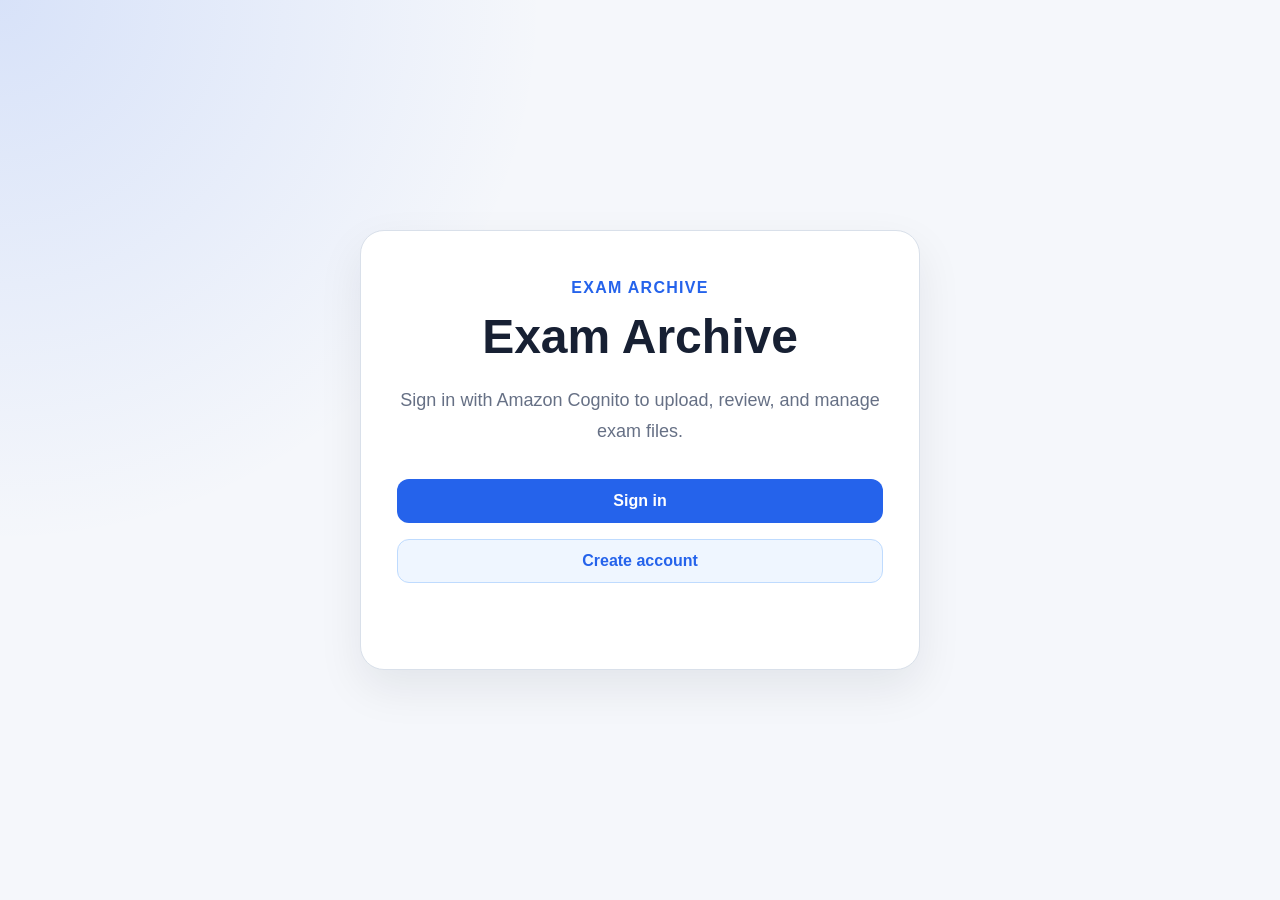
<file: index.html>
<!doctype html>
<html lang="zh-Hant">
<head>
    <meta charset="utf-8">
    <meta name="viewport" content="width=device-width, initial-scale=1">
    <title>Exam Archive</title>
    <link rel="stylesheet" href="css/style.css">
</head>
<body>
    <main class="home">
        <section class="hero-card">
            <p class="eyebrow">Exam Archive</p>
            <h1>Exam Archive</h1>
            <p class="hero-text">
                Sign in with Amazon Cognito to upload, review, and manage exam files.
            </p>

            <div class="form-grid">
                <button type="button" class="button primary" id="loginBtn">Sign in</button>
                <button type="button" class="button ghost" id="registerBtn">Create account</button>
            </div>

            <p class="status" id="authStatus"></p>
        </section>
    </main>

    <script src="js/config.js"></script>
    <script src="js/api.js"></script>
    <script src="js/auth.js"></script>
</body>
</html>
</file>
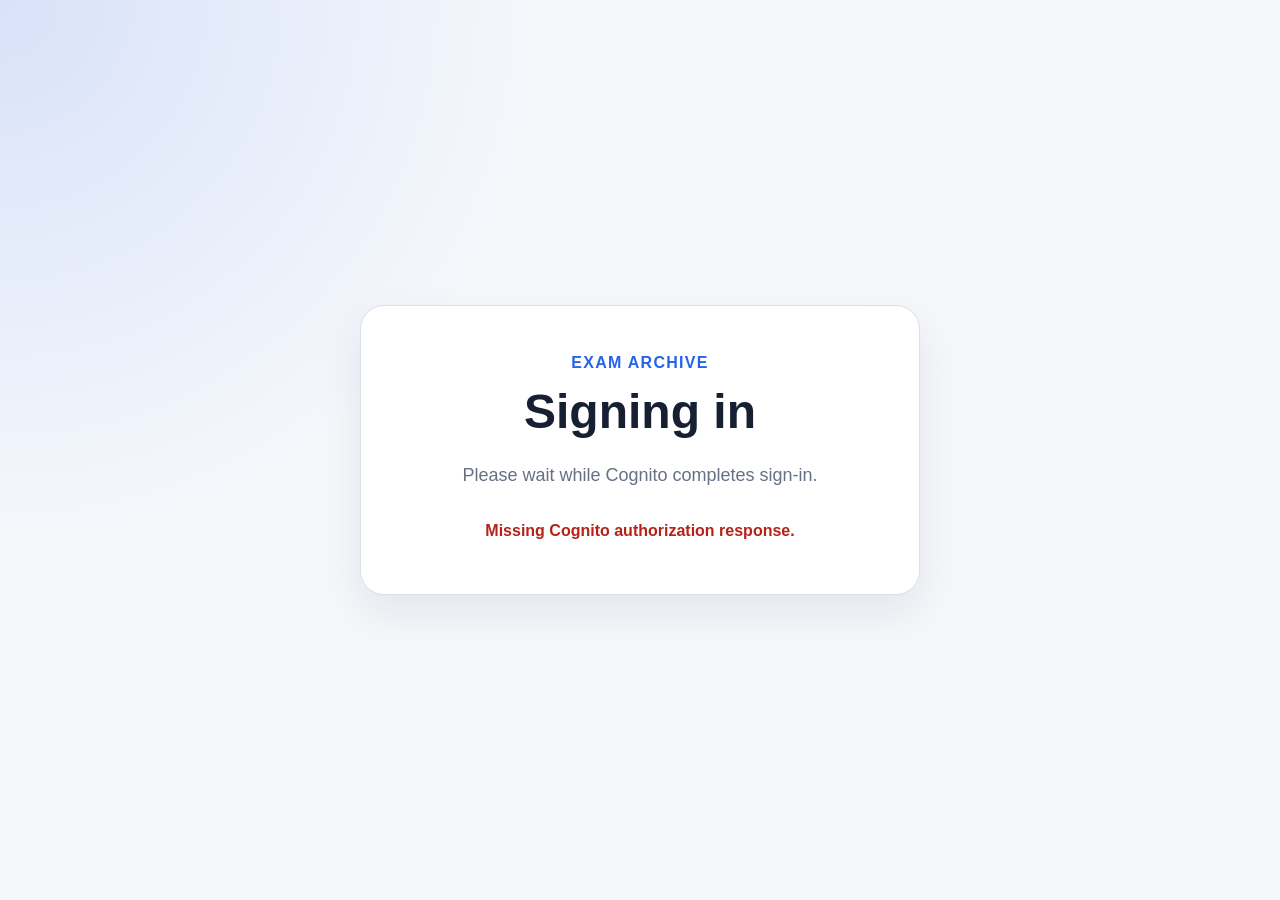
<file: callback.html>
<!doctype html>
<html lang="zh-Hant">
<head>
    <meta charset="utf-8">
    <meta name="viewport" content="width=device-width, initial-scale=1">
    <title>Signing in</title>
    <link rel="stylesheet" href="css/style.css">
</head>
<body>
    <main class="home">
        <section class="hero-card">
            <p class="eyebrow">Exam Archive</p>
            <h1>Signing in</h1>
            <p class="hero-text">Please wait while Cognito completes sign-in.</p>
            <p class="status" id="callbackStatus"></p>
        </section>
    </main>

    <script src="js/config.js"></script>
    <script src="js/api.js"></script>
    <script src="js/callback.js"></script>
</body>
</html>
</file>
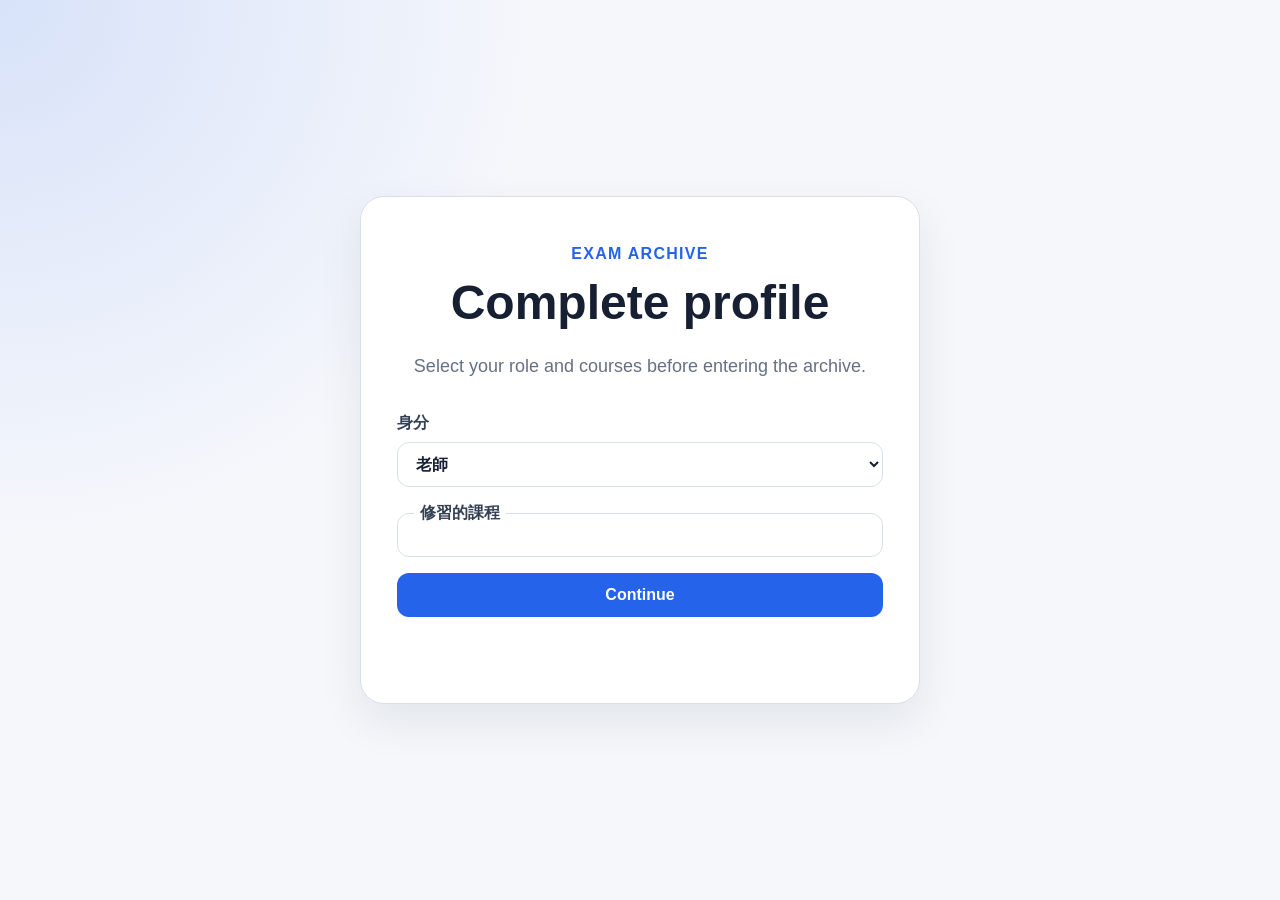
<file: discussion.html>
<!doctype html>
<html lang="zh-Hant">
<head>
    <meta charset="utf-8">
    <meta name="viewport" content="width=device-width, initial-scale=1">
    <title>討論區 - Exam Archive</title>
    <link rel="stylesheet" href="css/style.css">
</head>
<body>
    <main class="app-shell">
        <header class="app-header">
            <div>
                <p class="eyebrow">Exam Archive</p>
                <h1>討論區</h1>
            </div>
            <div class="user-bar">
                <span id="currentUserText">尚未登入</span>
                <a class="button ghost small" href="myfiles.html">回我的考古題</a>
            </div>
        </header>

        <section class="panel">
            <div class="section-head">
                <div>
                    <h2>選擇考古題以參與討論</h2>
                </div>
                <select 
                    id="fileCourseSelect"
                    class="button ghost small">
                    <option value="">
                        請選擇一個課程
                    </option>
                </select>
                <!-- <button id="openJoinCourseModal" class="button small primary">
                    申請加入課程
                </button> -->
            </div>

            <div class="file-layout">
                <div class="file-list" id="fileList">
                    <p class="muted">請選擇一個科目</p>
                </div>

                <article class="file-detail" id="discussionDetail">
                    <div class="empty-state">
                        <h3>選擇一份考古題</h3>
                        <p>點選左側列表後，題目與討論內容會顯示在這裡。</p>
                    </div>
                </article>
            </div>
            
            <p class="status" id="filesStatus"></p>
        </section>
        
        <div id="joinCourseModal" class="modal hidden">
            <div class="modal-content">
        
                <div class="modal-header">
                    <h3>選擇要加入的課程</h3>
                    <button id="closeJoinCourseModalBtn">✕</button>
                </div>
        
                <select id="joinCourseSelect"></select>
        
                <div style="display:flex; justify-content:center; margin-top:20px;">
                    <button id="confirmJoinCourseBtn" class="button primary small">
                        確認申請
                    </button>
                </div>
        
            </div>
        </div>
    </main>

    <script src="js/config.js"></script>
    <script src="js/api.js"></script>
    <script src="js/session.js"></script>
    <script src="js/discussion.js"></script>
</body>
</html>
</file>
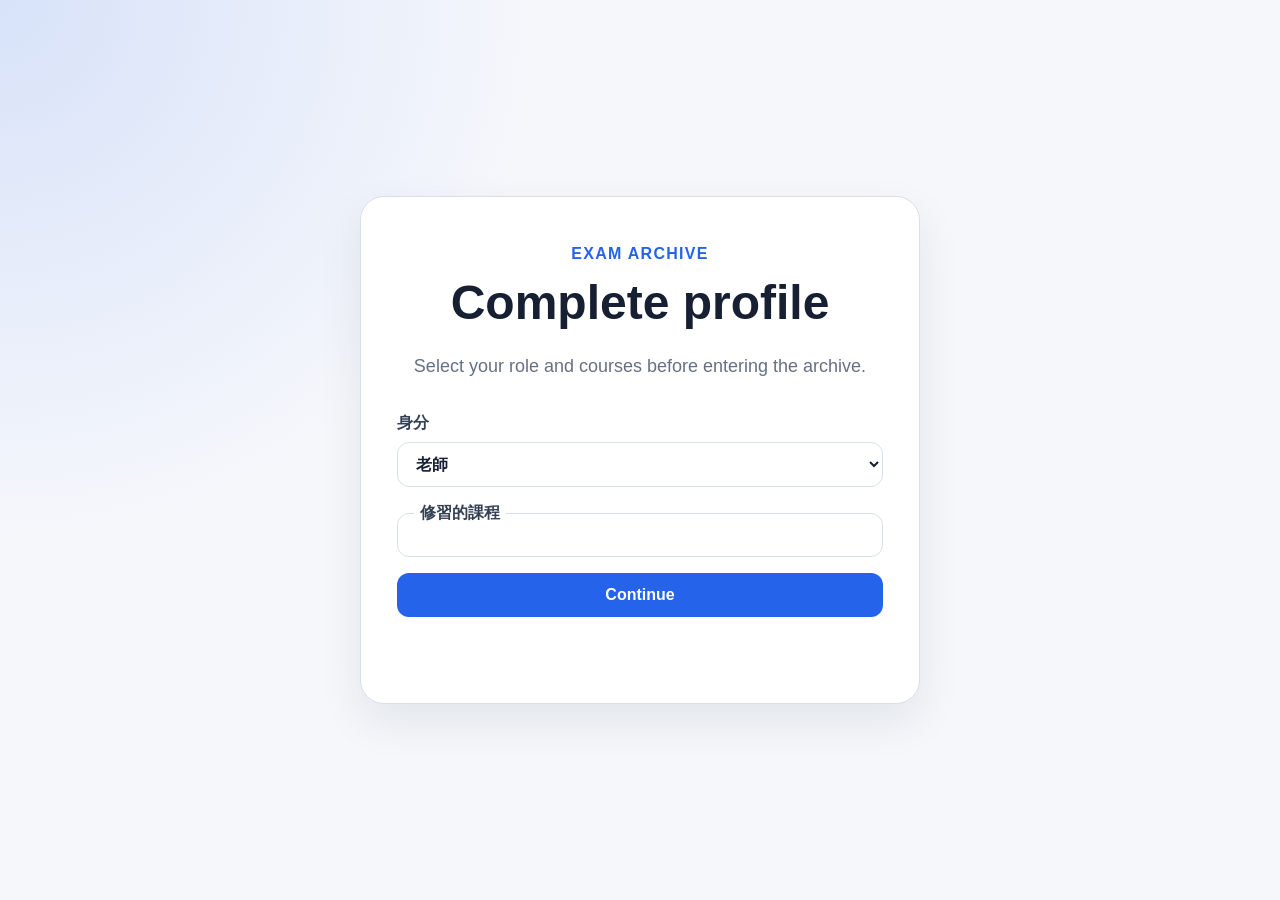
<file: myfiles.html>
<!doctype html>
<html lang="zh-Hant">
<head>
    <meta charset="utf-8">
    <meta name="viewport" content="width=device-width, initial-scale=1">
    <title>我的考古題</title>
    <link rel="stylesheet" href="css/style.css">
</head>
<body>
    <main class="app-shell">
        <header class="app-header">
            <div>
                <p class="eyebrow">Exam Archive</p>
                <h1>我的考古題</h1>
            </div>

            <div class="user-bar">
                <span id="currentUserText">尚未登入</span>
                <button type="button" class="button ghost small" id="logoutBtn">登出</button>
            </div>
        </header>

        <nav class="page-nav">
            <a class="nav-link is-active" href="myfiles.html">我的考古題</a>
            <a class="nav-link" href="upload.html">上傳考古題</a>
            <a class="nav-link" href="discussion.html">討論區</a>
        </nav>

        <section class="panel">
            <div class="section-head">
                <div>
                    <h2>可查看的考古題</h2>
                    <p>這裡只會顯示你有權限查看的課程資料。</p>
                </div>

                <button type="button" class="button ghost small" id="reloadFilesBtn">重新整理</button>
            </div>

            <div class="file-layout">
                <div class="file-list" id="fileList">
                    <p class="muted">載入中...</p>
                </div>

                <article class="file-detail" id="fileDetail">
                    <div class="empty-state">
                        <h3>選擇一份考古題</h3>
                        <p>點選左側列表後，內容會顯示在這裡。</p>
                    </div>
                </article>
            </div>

            <p class="status" id="filesStatus"></p>
        </section>
    </main>

    <script src="js/config.js"></script>
    <script src="js/api.js"></script>
    <script src="js/session.js"></script>
    <script src="js/myfiles.js"></script>
</body>
</html>
</file>
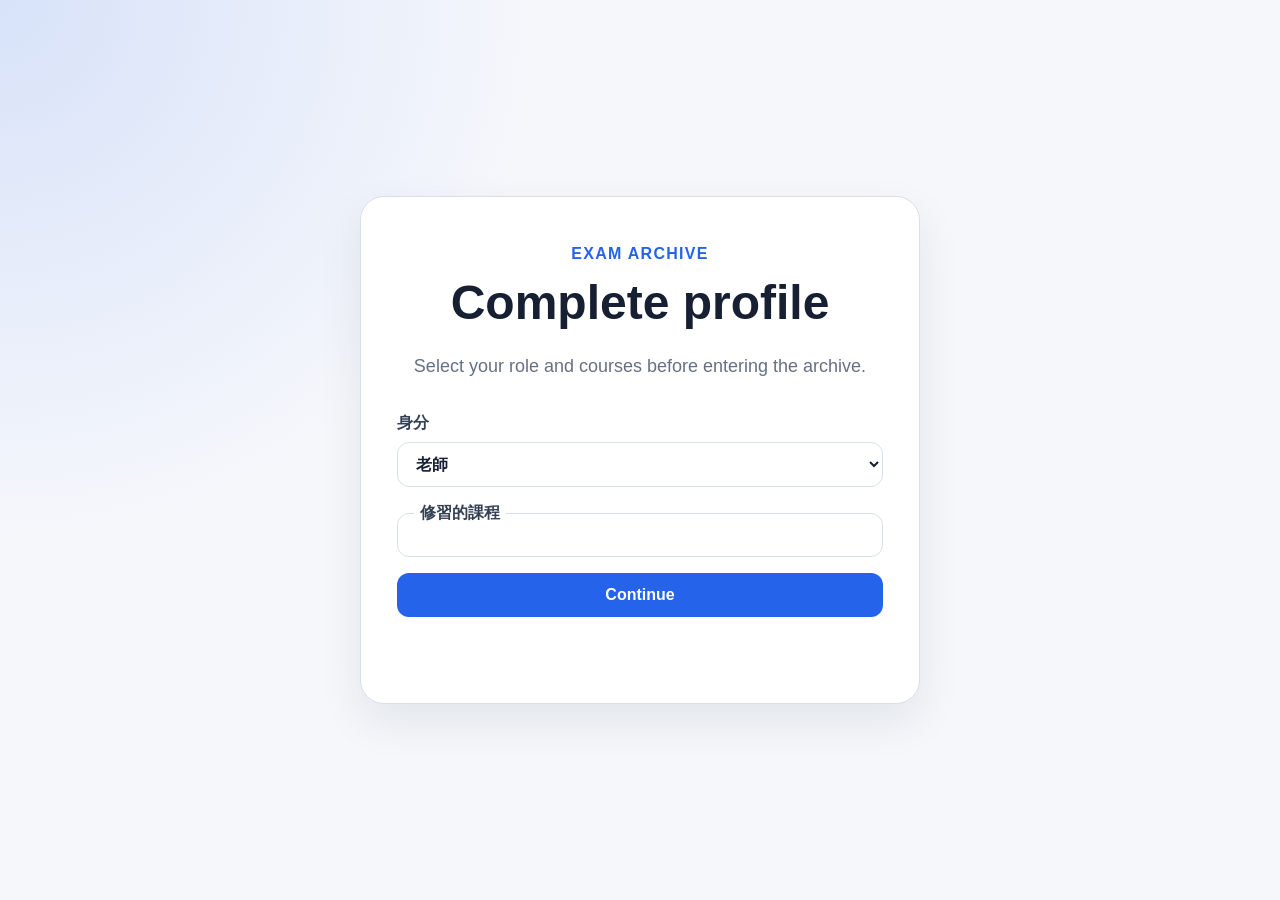
<file: profile.html>
<!doctype html>
<html lang="zh-Hant">
<head>
    <meta charset="utf-8">
    <meta name="viewport" content="width=device-width, initial-scale=1">
    <title>Complete Profile</title>
    <link rel="stylesheet" href="css/style.css">
</head>
<body>
    <main class="home">
        <section class="hero-card">
            <p class="eyebrow">Exam Archive</p>
            <h1>Complete profile</h1>
            <p class="hero-text">
                Select your role and courses before entering the archive.
            </p>

            <div class="form-grid">
                <label>
                    身分
                    <select id="roleSelect">
                        <option value="teacher">老師</option>
                        <option value="student">學生</option>
                    </select>
                </label>

                <fieldset class="choice-group">
                    <legend>修習的課程</legend>
                    <div id="courseCheckboxList">
                    <!-- <label class="choice-row">
                        <input type="checkbox" name="course" value="compiler">
                        <span>Compiler Design</span>
                    </label>
                    <label class="choice-row">
                        <input type="checkbox" name="course" value="os">
                        <span>Operating System</span>
                    </label> -->
                    </div>
                </fieldset>

                <button type="button" class="button primary" id="saveProfileBtn">Continue</button>
            </div>

            <p class="status" id="profileStatus"></p>
        </section>
    </main>

    <script src="js/config.js"></script>
    <script src="js/api.js"></script>
    <script src="js/session.js"></script>
    <script src="js/profile.js"></script>
</body>
</html>
</file>
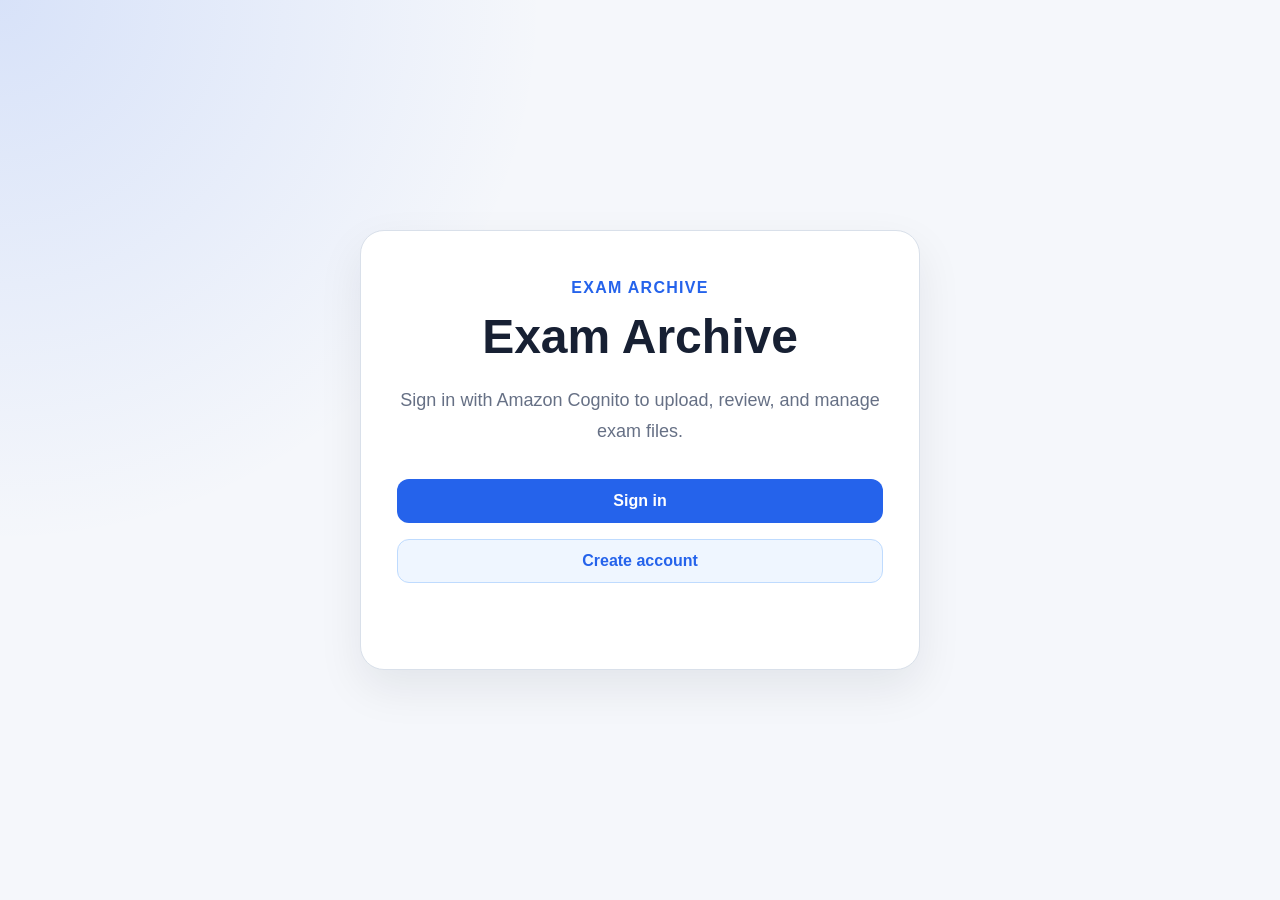
<file: teacher.html>
<!doctype html>
<html lang="zh-Hant">
<head>
    <meta charset="utf-8">
    <meta name="viewport" content="width=device-width, initial-scale=1">
    <title>教師管理後台</title>
    <link rel="stylesheet" href="css/style.css">
</head>
<body>
    <main class="app-shell">
        <header class="app-header">
            <div>
                <p class="eyebrow">Exam Archive</p>
                <h1>教師管理後台</h1>
            </div>
            <div class="user-bar">
                <span id="currentUserText">尚未登入</span>
                <button type="button" class="button ghost small" id="logoutBtn">登出</button>
            </div>
        </header>

        <nav class="page-nav">
            <a class="nav-link" href="myfiles.html">我的考古題</a>
            <a class="nav-link" href="upload.html">上傳考古題</a>
            <a class="nav-link" href="discussion.html">討論區</a>
            <a class="nav-link is-active" href="teacher.html">教師管理</a>
        </nav>

        <section class="teacher-dashboard">
            <article class="stat-card"><span>學生數</span><strong id="studentCount">-</strong></article>
            <article class="stat-card"><span>教師數</span><strong id="teacherCount">-</strong></article>
            <article class="stat-card"><span>課程數</span><strong id="courseCount">-</strong></article>
            <article class="stat-card"><span>考古題數</span><strong id="fileCount">-</strong></article>
        </section>

        <section class="teacher-grid">
            <section class="panel">
                <div class="section-head">
                    <div>
                        <h2>學生管理</h2>
                        <p>新增或移除學生帳號，並設定可查看的課程。</p>
                    </div>
                    <button type="button" class="button ghost small" id="reloadUsersBtn">重新整理</button>
                </div>

                <div class="form-grid teacher-form">
                    <label>使用者 ID<input id="newUserId" type="text" placeholder="例如 student006"></label>
                    <label>姓名<input id="newUserName" type="text" placeholder="輸入姓名"></label>
                    <label>Email<input id="newUserEmail" type="email" placeholder="輸入 Email"></label>
                    <label>
                        身分
                        <select id="newUserRole">
                            <option value="student">學生</option>
                            <option value="ta">助教</option>
                            <option value="teacher">教師</option>
                        </select>
                    </label>
                    <label>課程代號<input id="newUserCourses" type="text" placeholder="例如 compiler,os"></label>
                    <button type="button" class="button primary" id="createUserBtn">新增使用者</button>
                </div>

                <p class="status" id="usersStatus"></p>

                <div class="table-wrap">
                    <table>
                        <thead>
                            <tr>
                                <th>使用者</th>
                                <th>身分</th>
                                <th>課程</th>
                                <th>管理課程</th>
                                <th>刪除</th>
                            </tr>
                        </thead>
                        <tbody id="usersTableBody">
                            <tr><td colspan="4">載入中...</td></tr>
                        </tbody>
                    </table>
                </div>
            </section>

            <section class="panel">
                <div class="section-head">
                    <div>
                        <h2>課程管理</h2>
                        <p>新增或刪除系統中的課程。</p>
                    </div>
                    <button type="button" class="button ghost small" id="reloadCoursesBtn">重新整理</button>
                </div>

                <div class="form-grid teacher-form">
                    <label>課程代號<input id="newCourseId" type="text" placeholder="例如 ai"></label>
                    <label>課程名稱<input id="newCourseName" type="text" placeholder="例如 Artificial Intelligence"></label>
                    <button type="button" class="button primary" id="createCourseBtn">新增課程</button>
                </div>

                <p class="status" id="coursesStatus"></p>

                <div class="table-wrap">
                    <table>
                        <thead>
                            <tr>
                                <th>課程代號</th>
                                <th>課程名稱</th>
                                <th>操作</th>
                            </tr>
                        </thead>
                        <tbody id="coursesTableBody">
                            <tr><td colspan="3">載入中...</td></tr>
                        </tbody>
                    </table>
                </div>
            </section>
        </section>

        <section class="panel">
            <div class="section-head">
                <button type="button" class="button ghost small" id="reloadFilesBtn">重新整理</button>
                <div class="section-head">
                    <div>
                        <h2>考古題管理</h2>
                        <p>查看所有考古題，必要時可以刪除資料。</p>
                    </div>
                
                    <div style="display:flex; gap:10px;">
                
                        <select 
                            id="fileCourseSelect"
                            class="button ghost small">
                            <option value="">
                                全部課程
                            </option>
                        </select>
                
                
                    </div>
                </div>
            </div>

            <p class="status" id="filesStatus"></p>

            <div class="table-wrap">
                <table>
                    <thead>
                        <tr>
                            <th>檔名</th>
                            <th>課程</th>
                            <th>上傳者</th>
                            <th>狀態</th>
                            <th>操作</th>
                        </tr>
                    </thead>
                    <tbody id="filesTableBody">
                        <tr><td colspan="5">載入中...</td></tr>
                    </tbody>
                </table>
            </div>
        </section>

    <section class="panel">
        <div class="section-head">
            <div>
                <h2>助教管理</h2>
                <p>查看課程助教列表，新增或刪除助教資料。</p>
            </div>
    
            <div style="display:flex; gap:10px; align-items:center;">
                <!-- 選擇課程 -->
                <select id="courseSelect" class="button ghost small">
                    <!-- <option value="">選擇課程</option> -->
                </select>
    
                <!-- 新增TA -->
                <button type="button" class="button small" id="addTABtn">
                    新增助教
                </button>
    
                <!-- 重新整理 -->
                <button type="button" class="button ghost small" id="reloadTAListBtn">
                    重新整理
                </button>
            </div>
        </div>
    
        <p class="status" id="taListStatus"></p>
    
        <div class="table-wrap">
            <table>
                <thead>
                    <tr>
                        <th>助教</th>
                        <th>操作</th>
                    </tr>
                </thead>
    
                <tbody id="taListTableBody">
                    <tr>
                        <td colspan="4">載入中...</td>
                    </tr>
                </tbody>
            </table>
        </div>
    </section>
    
    </main>

    <div id="taModal" class="modal hidden">
        <div class="modal-content">
    
            <div class="modal-header">
                <h3>選擇學生加入助教</h3>
                <button class="modal-close" id="closeTAModalBtn">✕</button>
            </div>
    
            <div class="table-wrap">
                <table>
                    <thead>
                        <tr>
                            <th>姓名</th>
                            <th>加入助教</th>
                        </tr>
                    </thead>
                    <tbody id="candidateTAtable">
                        <tr><td colspan="5">載入中...</td></tr>
                    </tbody>
                </table>
            </div>
    
        </div>
    </div>

    <div id="stucrsModal" class="modal hidden">
        <div class="modal-content">
    
            <!-- HEADER -->
            <div class="modal-header">
                <h3>選擇學生加入課程</h3>
                <button class="modal-close" id="closestucrsModalBtn">✕</button>
            </div>
    
            <!-- BODY -->
            <div id="stucrsContent" class="modal-body">
                <!-- checkbox render here -->
            </div>
    
            <!-- FOOTER -->
            <div class="modal-footer">
                <button type="button" class="button primary small" id="confirmaddtocourse" onclick="update_user_courses()" user_Id="">
                    確認修改
                </button>
            </div>
    
        </div>
    </div>

    <script src="js/config.js"></script>
    <script src="js/api.js"></script>
    <script src="js/session.js"></script>
    <script src="js/teacher.js"></script>
</body>
</html>
</file>
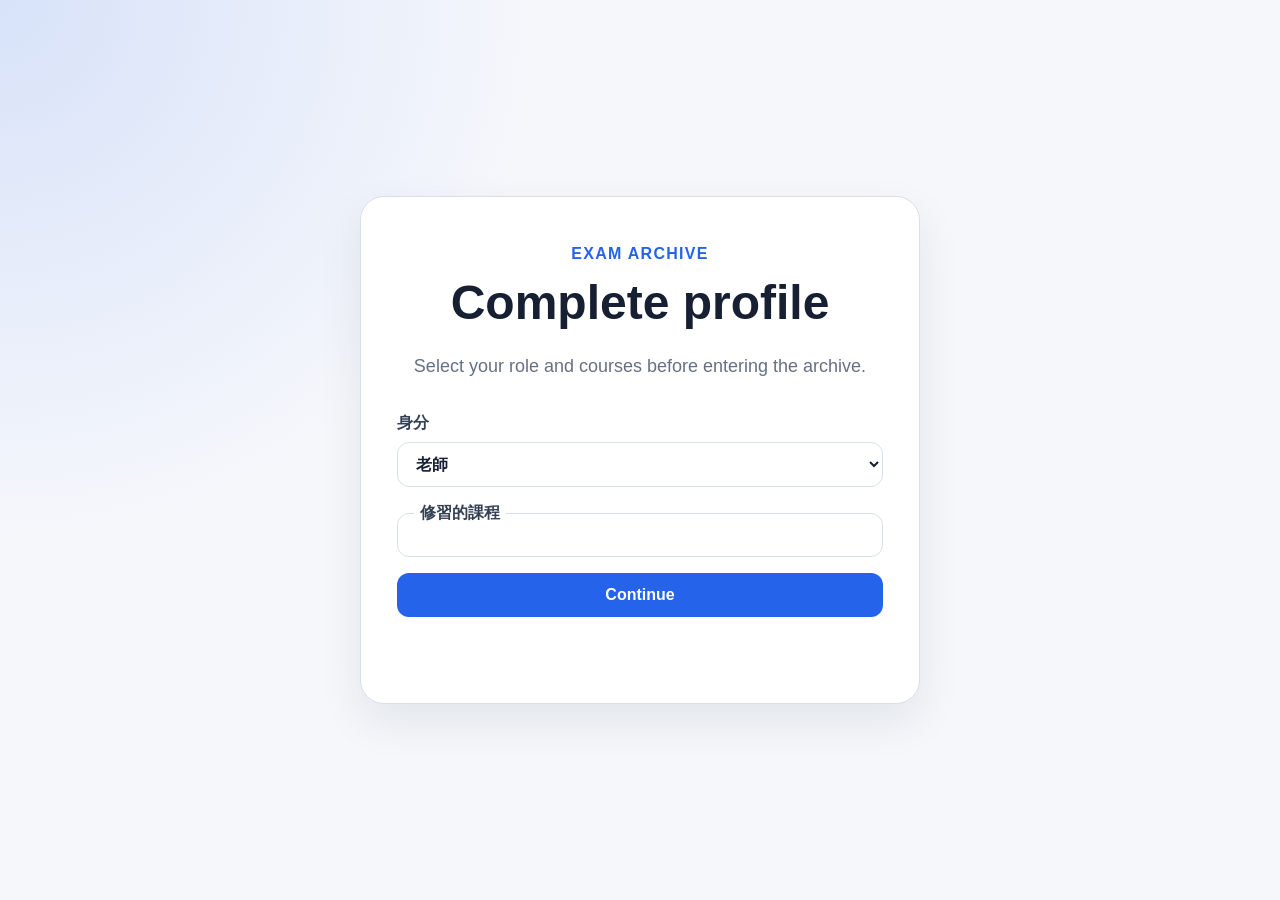
<file: upload.html>
<!doctype html>
<html lang="zh-Hant">
<head>
    <meta charset="utf-8">
    <meta name="viewport" content="width=device-width, initial-scale=1">
    <title>上傳考古題</title>
    <link rel="stylesheet" href="css/style.css">
</head>
<body>
    <main class="app-shell">
        <header class="app-header">
            <div>
                <p class="eyebrow">Exam Archive</p>
                <h1>上傳考古題</h1>
            </div>

            <div class="user-bar">
                <span id="currentUserText">尚未登入</span>
                <button type="button" class="button ghost small" id="logoutBtn">登出</button>
            </div>
        </header>

        <nav class="page-nav">
            <a class="nav-link" href="myfiles.html">我的考古題</a>
            <a class="nav-link is-active" href="upload.html">上傳考古題</a>
            <a class="nav-link" href="discussion.html">討論區</a>
        </nav>

        <section class="panel" id="uploadPanel">
            <h2>選擇上傳內容</h2>

            <div class="form-grid two-columns">
                <label>
                    課程
                    <select id="courseSelect"></select>
                </label>

                <label>
                    類型
                    <select id="fileCategory">
                        <option value="image">圖片</option>
                        <option value="handwriting">手寫答案</option>
                        <option value="camera">拍照</option>
                        <option value="pdf">PDF</option>
                    </select>
                </label>
            </div>

            <div class="upload-box" id="uploadBox">
                <div id="fileUploadArea">
                    <input id="fileInput" type="file" accept=".png,.jpg,.jpeg,.pdf">
                    <p id="fileName">尚未選擇檔案</p>
                </div>

                <div class="handwriting-area" id="handwritingArea" hidden>
                    <canvas id="handwritingCanvas" aria-label="手寫答案區"></canvas>
                    <div class="handwriting-actions">
                        <button type="button" class="button ghost small" id="clearCanvasBtn">清除</button>
                    </div>
                </div>

                <div class="camera-area" id="cameraArea" hidden>
                    <video id="cameraPreview" autoplay muted playsinline></video>
                    <canvas id="cameraCanvas" hidden></canvas>
                    <div class="camera-actions">
                        <button type="button" class="button ghost small" id="startCameraBtn">開啟相機</button>
                        <button type="button" class="button primary small" id="capturePhotoBtn">拍照</button>
                        <button type="button" class="button ghost small" id="retakePhotoBtn" disabled>重拍</button>
                    </div>
                </div>
            </div>

            <button type="button" class="button primary" id="uploadBtn">上傳並辨識</button>
            <p class="status" id="uploadStatus"></p>
        </section>

        <section class="panel" id="reviewPanel" hidden>
            <div class="review-header">
                <div>
                    <h2>確認文字內容</h2>
                    <p>你可以直接修改辨識結果，確認後會儲存為正式文字。</p>
                </div>

                <span class="badge" id="reviewBadge">等待結果</span>
            </div>

            <textarea id="correctedText" rows="12" placeholder="辨識結果會顯示在這裡"></textarea>

            <div class="actions-row">
                <button type="button" class="button ghost" id="refreshOcrBtn">重新整理</button>
                <button type="button" class="button primary" id="confirmBtn">確認儲存</button>
            </div>

            <p class="status" id="reviewStatus"></p>
        </section>
    </main>

    <script src="js/config.js"></script>
    <script src="js/api.js"></script>
    <script src="js/session.js"></script>
    <script src="js/upload.js"></script>
</body>
</html>
</file>
<file: css/style.css>
* {
    box-sizing: border-box;
}

:root {
    --bg: #f5f7fb;
    --card: #ffffff;
    --text: #172033;
    --muted: #667085;
    --line: #d9e0ea;
    --primary: #2563eb;
    --primary-dark: #1d4ed8;
    --danger: #b42318;
    --success: #027a48;
    --success-bg: #f0fdf4;
    --success-soft: #dcfce7;
    --shadow: 0 18px 45px rgba(15, 23, 42, 0.08);
}

body {
    margin: 0;
    min-height: 100vh;
    font-family: Arial, "Noto Sans TC", sans-serif;
    color: var(--text);
    background:
        radial-gradient(circle at top left, rgba(37, 99, 235, 0.14), transparent 34rem),
        var(--bg);
}

.home {
    min-height: 100vh;
    display: grid;
    place-items: center;
    padding: 24px;
}

.hero-card {
    width: min(92vw, 560px);
    padding: 48px 36px;
    background: var(--card);
    border: 1px solid var(--line);
    border-radius: 24px;
    box-shadow: var(--shadow);
    text-align: center;
}

.app-shell {
    width: min(100%, 1100px);
    margin: 0 auto;
    padding: 32px 20px 60px;
}

.app-header {
    display: flex;
    align-items: flex-start;
    justify-content: space-between;
    gap: 18px;
    margin-bottom: 22px;
}

.eyebrow {
    margin: 0 0 10px;
    color: var(--primary);
    font-weight: 900;
    letter-spacing: 0.08em;
    text-transform: uppercase;
}

h1,
h2,
h3 {
    margin: 0;
    line-height: 1.25;
}

h1 {
    font-size: clamp(32px, 5vw, 48px);
}

h2 {
    margin-bottom: 18px;
    font-size: 24px;
}

h3 {
    font-size: 18px;
}

.hero-text {
    margin: 18px auto 32px;
    max-width: 30rem;
    color: var(--muted);
    font-size: 18px;
    line-height: 1.7;
}

.hero-actions {
    display: flex;
    justify-content: center;
}

.user-bar {
    display: flex;
    align-items: center;
    gap: 12px;
    color: var(--muted);
    font-weight: 700;
}

.panel {
    margin-bottom: 18px;
    padding: 24px;
    background: var(--card);
    border: 1px solid var(--line);
    border-radius: 20px;
    box-shadow: var(--shadow);
}

.tabs,
.page-nav {
    display: inline-flex;
    gap: 6px;
    padding: 4px;
    margin-bottom: 20px;
    background: #eef2f7;
    border-radius: 12px;
}

.tab,
.nav-link {
    min-height: 40px;
    padding: 0 18px;
    border: 0;
    border-radius: 10px;
    background: transparent;
    color: var(--muted);
    font-weight: 800;
    cursor: pointer;
    text-decoration: none;
    display: inline-flex;
    align-items: center;
}

.tab.is-active,
.nav-link.is-active {
    background: var(--card);
    color: var(--primary);
    box-shadow: 0 6px 16px rgba(15, 23, 42, 0.08);
}

.form-grid {
    display: grid;
    gap: 16px;
}

.two-columns {
    grid-template-columns: repeat(2, minmax(0, 1fr));
}

label {
    display: grid;
    gap: 8px;
    color: #344054;
    font-weight: 800;
    text-align: left;
}

input,
select,
textarea {
    width: 100%;
    border: 1px solid var(--line);
    border-radius: 12px;
    padding: 12px 14px;
    font: inherit;
    color: var(--text);
    background: #fff;
}

textarea {
    resize: vertical;
    line-height: 1.7;
}

.choice-group {
    display: grid;
    gap: 12px;
    margin: 0;
    padding: 16px;
    border: 1px solid var(--line);
    border-radius: 12px;
    text-align: left;
}

.choice-group legend {
    padding: 0 6px;
    color: #344054;
    font-weight: 800;
}

.choice-row {
    display: flex;
    align-items: center;
    gap: 10px;
    font-weight: 700;
}

.choice-row input {
    width: auto;
}

.button,
button {
    min-height: 44px;
    padding: 0 18px;
    border: 1px solid transparent;
    border-radius: 12px;
    font: inherit;
    font-weight: 850;
    cursor: pointer;
    text-decoration: none;
    display: inline-flex;
    align-items: center;
    justify-content: center;
}

.button.small,
button.small {
    min-height: 38px;
    padding: 0 14px;
}

.primary {
    color: #fff;
    background: var(--primary);
}

.primary:hover {
    background: var(--primary-dark);
}

.ghost {
    color: var(--primary);
    background: #eff6ff;
    border-color: #bfdbfe;
}

.upload-box {
    margin: 18px 0;
    padding: 24px;
    border: 2px dashed #b8c7dc;
    border-radius: 18px;
    background: #f8fbff;
    text-align: center;
}

.upload-box input {
    max-width: 420px;
    margin: 0 auto 12px;
}

.handwriting-area {
    display: grid;
    gap: 14px;
}

.handwriting-area canvas {
    width: 100%;
    height: 360px;
    display: block;
    border: 1px solid var(--line);
    border-radius: 12px;
    background: #ffffff;
    cursor: crosshair;
    touch-action: none;
}

.handwriting-actions {
    display: flex;
    justify-content: flex-end;
}

.camera-area {
    display: grid;
    gap: 14px;
    --camera-aspect-ratio: 16 / 9;
}

.camera-area video,
.camera-area canvas {
    width: 100%;
    max-height: 68vh;
    aspect-ratio: var(--camera-aspect-ratio);
    display: block;
    border: 1px solid var(--line);
    border-radius: 12px;
    background: #0f172a;
    object-fit: contain;
}

.camera-actions {
    display: flex;
    justify-content: flex-end;
    gap: 10px;
    flex-wrap: wrap;
}

.status {
    min-height: 24px;
    margin: 14px 0 0;
    color: var(--muted);
    font-weight: 700;
}

.status.err {
    color: var(--danger);
}

.status.ok {
    color: var(--success);
}

.section-head,
.review-header,
.question-header {
    display: flex;
    align-items: flex-start;
    justify-content: space-between;
    gap: 16px;
    margin-bottom: 18px;
}

.section-head p,
.review-header p {
    margin: 8px 0 0;
    color: var(--muted);
}

.file-layout {
    display: grid;
    grid-template-columns: 360px 1fr;
    gap: 18px;
    align-items: start;
}

.file-list {
    display: grid;
    gap: 12px;
}

.file-card {
    width: 100%;
    display: block;
    text-align: left;
    padding: 16px;
    color: var(--text);
    background: #f8fbff;
    border: 1px solid #dbe7f8;
    border-radius: 16px;
    cursor: pointer;
}

.file-card:hover,
.file-card.is-active {
    border-color: var(--primary);
    background: #eff6ff;
}

.file-card strong {
    display: block;
    margin-bottom: 8px;
    word-break: break-word;
}

.file-card span {
    display: block;
    color: var(--muted);
    font-size: 14px;
    line-height: 1.5;
}

.file-detail {
    min-height: 360px;
    padding: 20px;
    background: #fbfdff;
    border: 1px solid var(--line);
    border-radius: 18px;
}

.detail-meta {
    display: grid;
    gap: 8px;
    margin: 16px 0;
    padding: 14px;
    color: var(--muted);
    background: #f1f5f9;
    border-radius: 14px;
}

.detail-text {
    white-space: pre-wrap;
    padding: 16px;
    line-height: 1.8;
    background: #ffffff;
    border: 1px solid var(--line);
    border-radius: 14px;
}

.badge {
    padding: 8px 12px;
    color: var(--primary);
    background: #eff6ff;
    border-radius: 999px;
    font-weight: 900;
    white-space: nowrap;
}

.actions-row {
    display: flex;
    justify-content: flex-end;
    gap: 12px;
    margin-top: 16px;
}

.empty-state {
    text-align: center;
}

.empty-state p,
.muted {
    color: var(--muted);
}

/* Discussion / question page */

.question-panel {
    display: flex;
    flex-direction: column;
}

.question-content {
    margin-bottom: 8px;
    padding: 20px;
    color: var(--text);
    font-size: 16px;
    line-height: 1.7;
    background: #f8fafc;
    border: 1px solid var(--line);
    border-radius: 12px;
}

.question-content p {
    margin: 0;
}

.divider {
    border: none;
    border-top: 1px solid var(--line);
    margin: 24px 0;
}

.discussion-area h3 {
    margin-bottom: 20px;
    color: var(--text);
    font-size: 18px;
}

.comments-list {
    display: flex;
    flex-direction: column;
    gap: 20px;
    margin-bottom: 24px;
}

.comment {
    display: flex;
    gap: 16px;
}

.comment-avatar {
    width: 42px;
    height: 42px;
    border-radius: 50%;
    background: var(--primary);
    color: #ffffff;
    display: flex;
    align-items: center;
    justify-content: center;
    font-size: 18px;
    font-weight: 800;
    flex-shrink: 0;
}

.comment-body {
    flex: 1;
    padding: 16px;
    background: #f8fbff;
    border: 1px solid #e2e8f0;
    border-radius: 0 16px 16px 16px;
}

.comment-meta {
    display: flex;
    align-items: baseline;
    gap: 12px;
    margin-bottom: 8px;
    flex-wrap: wrap;
}

.comment-meta strong {
    color: var(--text);
    font-weight: 800;
}

.comment-meta span {
    color: var(--muted);
    font-size: 13px;
}

.comment-body p {
    margin: 0;
    color: #334155;
    line-height: 1.6;
}

.comment-form {
    display: flex;
    flex-direction: column;
    gap: 12px;
}

.comment-form textarea {
    min-height: 100px;
}

.comment.is-correct {
    padding: 14px;
    background: var(--success-bg);
    border: 2px solid var(--success);
    border-radius: 18px;
    box-shadow: 0 4px 12px rgba(2, 122, 72, 0.05);
}

.comment-avatar.correct-avatar {
    background: var(--success);
}

.comment.is-correct .comment-body {
    padding: 0;
    background: transparent;
    border: none;
}

.badge.badge-correct {
    margin-left: 4px;
    padding: 4px 10px;
    color: var(--success);
    background: var(--success-soft);
    border: 1px solid #bbf7d0;
    font-size: 13px;
}

[hidden] {
    display: none !important;
}

@media (max-width: 780px) {
    .app-header,
    .section-head,
    .review-header,
    .question-header {
        flex-direction: column;
    }

    .two-columns,
    .file-layout {
        grid-template-columns: 1fr;
    }

    .actions-row,
    .page-nav {
        flex-direction: column;
        display: flex;
    }

    .button,
    button,
    .nav-link {
        width: 100%;
        justify-content: center;
    }

    .comment {
        gap: 12px;
    }

    .comment-avatar {
        width: 36px;
        height: 36px;
        font-size: 16px;
    }
}

/* =========================================
   Discussion / question page
   ========================================= */

.question-panel {
    display: flex;
    flex-direction: column;
}

.question-header {
    display: flex;
    align-items: center;
    justify-content: space-between;
    margin-bottom: 16px;
}

.question-content {
    font-size: 16px;
    line-height: 1.7;
    color: var(--text);
    margin-bottom: 8px;
    padding: 20px;
    background: #f8fafc;
    border-radius: 12px;
    border: 1px solid var(--line);
}

.question-content p {
    margin: 0;
}

.divider {
    border: none;
    border-top: 1px solid var(--line);
    margin: 24px 0;
}

.discussion-area h3 {
    font-size: 18px;
    margin-bottom: 20px;
    color: var(--text);
}

.comments-list {
    display: flex;
    flex-direction: column;
    gap: 20px;
    margin-bottom: 24px;
}

.comment {
    display: flex;
    gap: 16px;
}

.comment-avatar {
    width: 42px;
    height: 42px;
    border-radius: 50%;
    background: var(--primary);
    color: #ffffff;
    display: flex;
    align-items: center;
    justify-content: center;
    font-size: 18px;
    font-weight: 800;
    flex-shrink: 0;
}

.comment-body {
    flex: 1;
    background: #f8fbff;
    padding: 16px;
    border-radius: 0 16px 16px 16px;
    border: 1px solid #e2e8f0;
}

.comment-meta {
    display: flex;
    align-items: baseline;
    gap: 12px;
    margin-bottom: 8px;
}

.comment-meta strong {
    color: var(--text);
    font-weight: 800;
}

.comment-meta span {
    font-size: 13px;
    color: var(--muted);
}

.comment-body p {
    margin: 0;
    line-height: 1.6;
    color: #334155;
}

.comment-form {
    display: flex;
    flex-direction: column;
    gap: 12px;
}

.comment-form textarea {
    min-height: 100px;
}


.comment.is-correct {
    border: 2px solid var(--success);
    border-radius: 18px;
    padding: 14px;
    background: #f0fdf4; 
    box-shadow: 0 4px 12px rgba(2, 122, 72, 0.05);
}

.comment-avatar.correct-avatar {
    background: var(--success);
}

.comment.is-correct .comment-body {
    background: transparent;
    border: none;
    padding: 0;
}

.badge.badge-correct {
    color: var(--success);
    background: #dcfce7; 
    border: 1px solid #bbf7d0;
    font-size: 13px;
    padding: 4px 10px;
    margin-left: 4px;
}

/* =============================
   Teacher management page
   ============================= */

.teacher-dashboard {
    display: grid;
    grid-template-columns: repeat(4, minmax(0, 1fr));
    gap: 16px;
    margin-bottom: 18px;
}

.stat-card {
    padding: 20px;
    background: var(--card);
    border: 1px solid var(--line);
    border-radius: 18px;
    box-shadow: var(--shadow);
}

.stat-card span {
    display: block;
    margin-bottom: 8px;
    color: var(--muted);
    font-weight: 800;
}

.stat-card strong {
    display: block;
    color: var(--primary);
    font-size: 34px;
    line-height: 1;
}

.teacher-grid {
    display: grid;
    grid-template-columns: repeat(2, minmax(0, 1fr));
    gap: 18px;
}

.teacher-form {
    margin-bottom: 16px;
}

.table-wrap {
    overflow-x: auto;
    border: 1px solid var(--line);
    border-radius: 16px;
}

table {
    width: 100%;
    border-collapse: collapse;
    background: #ffffff;
}

th,
td {
    padding: 14px 16px;
    text-align: left;
    border-bottom: 1px solid var(--line);
    vertical-align: top;
}

th {
    color: #344054;
    font-size: 14px;
    background: #f8fafc;
}

td span {
    display: block;
    margin-top: 4px;
    color: var(--muted);
    font-size: 13px;
}

tr:last-child td {
    border-bottom: none;
}

.button.danger,
button.danger {
    color: #ffffff;
    background: var(--danger);
}

.button.danger:hover,
button.danger:hover {
    background: #912018;
}

.button.success,
button.success {
    color: #ffffff;
    background: var(--success);
}

.button.success:hover,
button.success:hover {
    background: #912018;
}

.button:disabled,
button:disabled {
    cursor: not-allowed;
    opacity: 0.55;
}

@media (max-width: 900px) {
    .teacher-dashboard,
    .teacher-grid {
        grid-template-columns: 1fr;
    }
}

.modal {
    position: fixed;
    top: 0;
    left: 0;
    right: 0;
    bottom: 0;

    background: rgba(0,0,0,0.5);

    display: flex;
    justify-content: center;
    align-items: center;

    z-index: 999;
}

.modal.hidden {
    display: none;
}

.modal-content {
    width: 500px;
    max-height: 80vh;
    background: white;
    border-radius: 10px;
    overflow: hidden;

    display: flex;
    flex-direction: column;
}

.modal-header {
    padding: 12px 16px;
    display: flex;
    justify-content: space-between;
    border-bottom: 1px solid #eee;
}

.modal-body {
    padding: 12px 16px;   /* 左右 padding 控制靠左程度 */
    max-height: 400px;
    overflow-y: auto;
}

.modal-close {
    border: none;
    background: none;
    font-size: 18px;
    cursor: pointer;
}

.student-list {
    display: flex;
    flex-direction: column;
    gap: 10px;
}

.modal-body {
    padding: 12px 0;
    max-height: 400px;
    overflow-y: auto;
}

.modal-footer {
    display: flex;
    justify-content: center;  /* ⭐置中 */
    padding: 12px 0;
    border-top: 1px solid #eee;
}

.modal-body label {
    display: flex;
    align-items: center;
    gap: 10px;

    padding: 6px 6px;   /* 比較緊湊 */
    border-radius: 6px;

    cursor: pointer;
}

.modal-body label:hover {
    background: #f5f5f5;
}

.modal-body label {
    width: 100%;
}

.modal-body label:hover {
    background: #f5f5f5;
}

.modal-body input[type="checkbox"] {
    margin-left: 0;
    transform: scale(1.05);
}
</file>
